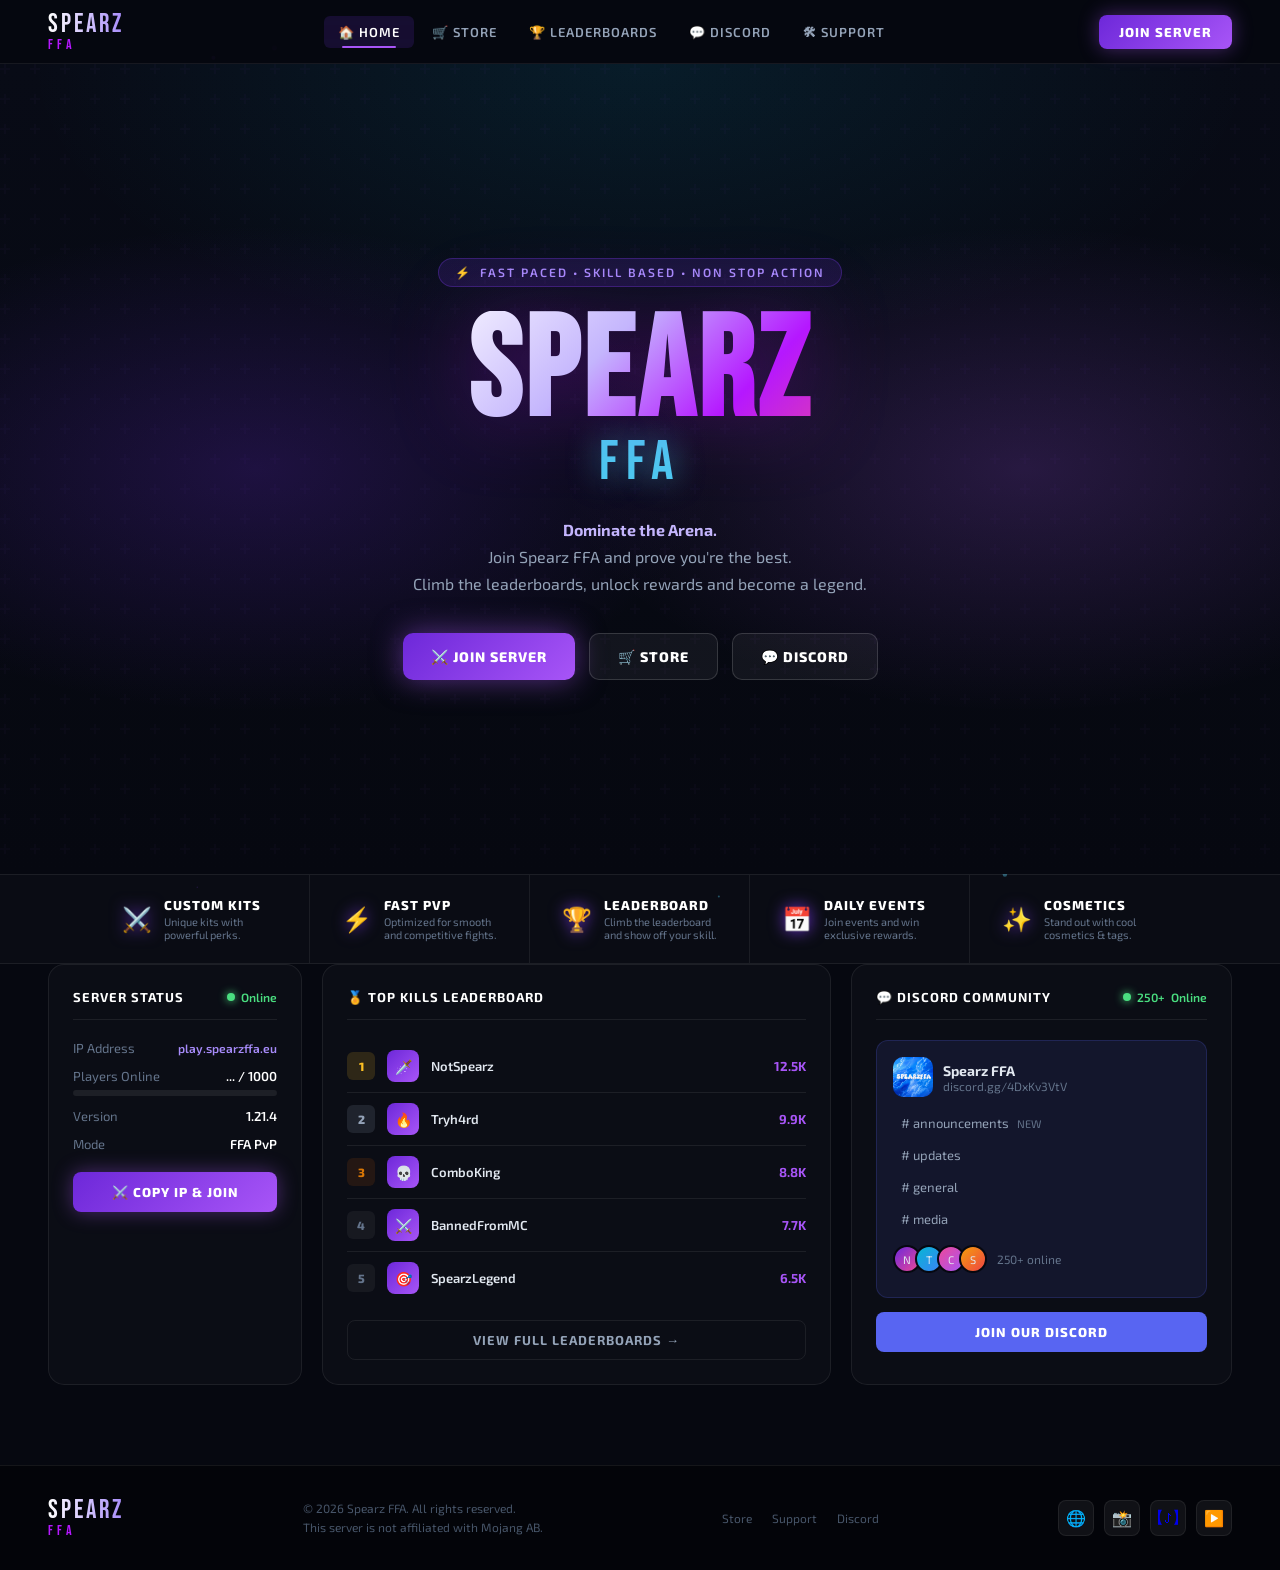
<file: index.html>
<!DOCTYPE html>
<html lang="nl">
<head>
<meta charset="UTF-8">
<meta name="viewport" content="width=device-width, initial-scale=1.0">
<title>Spearz FFA – Dominate the Arena</title>
<link href="https://fonts.googleapis.com/css2?family=Rajdhani:wght@400;600;700&family=Bebas+Neue&family=Exo+2:wght@400;600;800;900&display=swap" rel="stylesheet">
<style>
:root {
  --bg: #060810;
  --bg2: #080b16;
  --purple: #7c3aed;
  --purple2: #a855f7;
  --cyan: #06b6d4;
  --pink: #ec4899;
  --neon-purple: #b517ff;
  --neon-blue: #4cc9f0;
  --card-bg: rgba(255,255,255,0.03);
  --border: rgba(255,255,255,0.07);
  --text: #e2e8f0;
  --muted: #64748b;
}
*{margin:0;padding:0;box-sizing:border-box;}
html{scroll-behavior:smooth;}
body{background:var(--bg);color:var(--text);font-family:'Exo 2',sans-serif;overflow-x:hidden;}
#particles{position:fixed;top:0;left:0;width:100%;height:100%;pointer-events:none;z-index:0;}
nav{display:flex;align-items:center;justify-content:space-between;padding:0 48px;height:64px;background:rgba(6,8,16,0.85);backdrop-filter:blur(20px);border-bottom:1px solid var(--border);position:sticky;top:0;z-index:100;}
.logo{display:flex;flex-direction:column;line-height:1;}
.logo-main{font-family:'Bebas Neue',sans-serif;font-size:26px;letter-spacing:3px;background:linear-gradient(90deg,#fff,#a78bfa);-webkit-background-clip:text;-webkit-text-fill-color:transparent;}
.logo-sub{font-family:'Bebas Neue',sans-serif;font-size:14px;letter-spacing:4px;color:var(--neon-purple);}
.nav-links{display:flex;gap:4px;}
.nav-links a{color:#94a3b8;text-decoration:none;font-size:13px;font-weight:600;letter-spacing:1px;text-transform:uppercase;padding:8px 14px;border-radius:6px;transition:all .2s;position:relative;}
.nav-links a:hover,.nav-links a.active{color:#fff;background:rgba(124,58,237,0.15);}
.nav-links a.active::after{content:'';position:absolute;bottom:0;left:50%;transform:translateX(-50%);width:60%;height:2px;background:var(--purple2);border-radius:2px;}
.nav-right{display:flex;align-items:center;gap:10px;}
.btn-nav{padding:9px 20px;border-radius:8px;border:none;cursor:pointer;font-family:'Exo 2',sans-serif;font-weight:800;font-size:13px;letter-spacing:1px;text-transform:uppercase;text-decoration:none;background:linear-gradient(135deg,#6d28d9,#a855f7);color:#fff;box-shadow:0 0 20px rgba(168,85,247,0.4);transition:all .3s;}
.btn-nav:hover{box-shadow:0 0 30px rgba(168,85,247,0.7);transform:translateY(-1px);}
.hero{position:relative;min-height:90vh;display:flex;align-items:center;justify-content:center;text-align:center;padding:80px 20px;overflow:hidden;z-index:1;}
.hero-bg{position:absolute;inset:0;background:radial-gradient(ellipse 60% 50% at 20% 50%,rgba(99,40,200,0.25) 0%,transparent 60%),radial-gradient(ellipse 60% 50% at 80% 50%,rgba(168,85,247,0.2) 0%,transparent 60%),radial-gradient(ellipse 80% 60% at 50% 0%,rgba(6,182,212,0.1) 0%,transparent 60%),linear-gradient(180deg,#080b16 0%,#060810 100%);z-index:-1;}
.hero-bg::before{content:'';position:absolute;inset:0;background:url("data:image/svg+xml,%3Csvg width='60' height='60' viewBox='0 0 60 60' xmlns='http://www.w3.org/2000/svg'%3E%3Cg fill='none' fill-rule='evenodd'%3E%3Cg fill='%237c3aed' fill-opacity='0.03'%3E%3Cpath d='M36 34v-4h-2v4h-4v2h4v4h2v-4h4v-2h-4zm0-30V0h-2v4h-4v2h4v4h2V6h4V4h-4zM6 34v-4H4v4H0v2h4v4h2v-4h4v-2H6zM6 4V0H4v4H0v2h4v4h2V6h4V4H6z'/%3E%3C/g%3E%3C/g%3E%3C/svg%3E");}
.hero-badge{display:inline-flex;align-items:center;gap:8px;background:rgba(124,58,237,0.15);border:1px solid rgba(124,58,237,0.3);padding:6px 16px;border-radius:20px;font-size:12px;font-weight:600;letter-spacing:2px;color:#a78bfa;text-transform:uppercase;margin-bottom:24px;}
.hero-badge::before{content:'⚡';}
.hero h1{font-family:'Bebas Neue',sans-serif;font-size:clamp(70px,12vw,140px);line-height:.9;letter-spacing:4px;background:linear-gradient(135deg,#fff 0%,#c4b5fd 40%,var(--neon-purple) 70%,var(--pink) 100%);-webkit-background-clip:text;-webkit-text-fill-color:transparent;filter:drop-shadow(0 0 40px rgba(181,23,255,0.3));animation:heroGlow 3s ease-in-out infinite alternate;}
@keyframes heroGlow{from{filter:drop-shadow(0 0 30px rgba(181,23,255,0.3));}to{filter:drop-shadow(0 0 60px rgba(76,201,240,0.4));}}
.hero-sub{font-family:'Bebas Neue',sans-serif;font-size:clamp(30px,5vw,56px);letter-spacing:8px;color:var(--neon-blue);margin-top:-8px;text-shadow:0 0 30px rgba(76,201,240,0.6);}
.hero-desc{color:#94a3b8;font-size:16px;max-width:480px;margin:20px auto 0;line-height:1.7;}
.hero-desc strong{color:#c4b5fd;}
.hero-ctas{display:flex;gap:14px;justify-content:center;flex-wrap:wrap;margin-top:36px;}
.btn-primary{display:inline-flex;align-items:center;gap:8px;padding:14px 28px;border-radius:10px;border:none;cursor:pointer;font-family:'Exo 2',sans-serif;font-weight:800;font-size:14px;letter-spacing:1px;text-transform:uppercase;text-decoration:none;color:#fff;background:linear-gradient(135deg,#6d28d9,#a855f7);box-shadow:0 0 30px rgba(168,85,247,0.5);transition:all .3s;}
.btn-primary:hover{box-shadow:0 0 50px rgba(168,85,247,0.8);transform:translateY(-2px);}
.btn-secondary{display:inline-flex;align-items:center;gap:8px;padding:14px 28px;border-radius:10px;cursor:pointer;font-family:'Exo 2',sans-serif;font-weight:800;font-size:14px;letter-spacing:1px;text-transform:uppercase;text-decoration:none;color:#fff;background:rgba(255,255,255,0.05);border:1px solid rgba(255,255,255,0.15);transition:all .3s;}
.btn-secondary:hover{background:rgba(255,255,255,0.1);transform:translateY(-2px);}
.features-bar{display:flex;justify-content:center;flex-wrap:wrap;gap:0;background:rgba(255,255,255,0.02);border-top:1px solid var(--border);border-bottom:1px solid var(--border);position:relative;z-index:1;}
.feature-item{display:flex;align-items:center;gap:12px;padding:22px 32px;border-right:1px solid var(--border);flex:1;min-width:160px;max-width:220px;}
.feature-item:last-child{border-right:none;}
.feature-icon{font-size:24px;filter:drop-shadow(0 0 8px rgba(124,58,237,0.8));}
.feature-title{font-size:13px;font-weight:800;letter-spacing:1px;text-transform:uppercase;color:#fff;}
.feature-desc{font-size:11px;color:#64748b;margin-top:2px;}
.panels{display:grid;grid-template-columns:1fr 2fr 1.5fr;gap:20px;padding:0 48px 80px;position:relative;z-index:1;}
@media(max-width:900px){.panels{grid-template-columns:1fr;}}
.panel{background:rgba(255,255,255,0.025);border:1px solid var(--border);border-radius:16px;padding:24px;}
.panel-header{display:flex;align-items:center;justify-content:space-between;margin-bottom:20px;padding-bottom:14px;border-bottom:1px solid var(--border);}
.panel-title{font-size:13px;font-weight:700;letter-spacing:1px;text-transform:uppercase;color:#fff;}
.status-online{display:flex;align-items:center;gap:6px;font-size:12px;color:#4ade80;font-weight:600;}
.status-dot{width:8px;height:8px;background:#4ade80;border-radius:50%;box-shadow:0 0 8px #4ade80;animation:pulse 2s infinite;}
.status-offline{display:flex;align-items:center;gap:6px;font-size:12px;color:#f87171;font-weight:600;}
.status-dot-off{width:8px;height:8px;background:#f87171;border-radius:50%;animation:pulse 2s infinite;}
@keyframes pulse{0%,100%{opacity:1;}50%{opacity:.4;}}
.server-info{display:flex;flex-direction:column;gap:12px;}
.server-row{display:flex;justify-content:space-between;align-items:center;font-size:13px;}
.server-row .label{color:#64748b;}
.server-row .value{color:#fff;font-weight:600;transition:color .4s;}
.progress-bar{height:6px;background:rgba(255,255,255,0.07);border-radius:3px;margin-top:6px;overflow:hidden;}
.progress-fill{height:100%;background:linear-gradient(90deg,var(--purple),var(--purple2));border-radius:3px;transition:width 1s ease;}
.btn-join{width:100%;margin-top:20px;padding:12px;border-radius:8px;border:none;cursor:pointer;font-family:'Exo 2',sans-serif;font-weight:800;font-size:13px;letter-spacing:1px;text-transform:uppercase;background:linear-gradient(135deg,#6d28d9,#a855f7);color:#fff;box-shadow:0 0 20px rgba(168,85,247,0.4);transition:all .3s;}
.btn-join:hover{box-shadow:0 0 30px rgba(168,85,247,0.7);}
.lb-row{display:flex;align-items:center;gap:12px;padding:10px 0;border-bottom:1px solid var(--border);}
.lb-row:last-child{border-bottom:none;}
.lb-rank{width:28px;height:28px;border-radius:6px;display:flex;align-items:center;justify-content:center;font-size:12px;font-weight:800;background:rgba(255,255,255,0.05);color:#64748b;}
.lb-rank.gold{background:rgba(251,191,36,0.15);color:#fbbf24;}
.lb-rank.silver{background:rgba(148,163,184,0.15);color:#94a3b8;}
.lb-rank.bronze{background:rgba(180,83,9,0.15);color:#d97706;}
.lb-avatar{width:32px;height:32px;border-radius:8px;background:linear-gradient(135deg,#6d28d9,#a855f7);display:flex;align-items:center;justify-content:center;font-size:14px;}
.lb-name{flex:1;font-size:13px;font-weight:600;color:#e2e8f0;}
.lb-kills{font-size:13px;font-weight:700;color:var(--purple2);}
@keyframes killFlash{0%{color:#4ade80;transform:scale(1.2);}100%{color:var(--purple2);transform:scale(1);}}
.kill-flash{animation:killFlash .6s ease forwards;}
.btn-view-all{width:100%;margin-top:16px;padding:11px;border-radius:8px;cursor:pointer;font-family:'Exo 2',sans-serif;font-weight:700;font-size:13px;letter-spacing:1px;text-transform:uppercase;background:transparent;color:#94a3b8;border:1px solid var(--border);transition:all .3s;text-decoration:none;display:block;text-align:center;}
.btn-view-all:hover{border-color:var(--purple2);color:#fff;}
.discord-card{background:rgba(88,101,242,0.1);border:1px solid rgba(88,101,242,0.2);border-radius:12px;padding:16px;margin-bottom:14px;}
.discord-head{display:flex;align-items:center;gap:10px;margin-bottom:12px;}
.discord-head img{width:40px;height:40px;border-radius:10px;object-fit:cover;}
.discord-name{font-weight:700;font-size:14px;}
.discord-link{font-size:12px;color:#64748b;}
.discord-channels{display:flex;flex-direction:column;gap:4px;}
.dc-ch{display:flex;align-items:center;gap:8px;padding:6px 8px;border-radius:6px;font-size:13px;color:#94a3b8;}
.dc-ch:hover{background:rgba(255,255,255,0.05);cursor:pointer;}
.dc-ch span{font-size:11px;color:#64748b;}
.online-users{display:flex;gap:-4px;margin:12px 0 8px;}
.mini-avatar{width:28px;height:28px;border-radius:50%;background:linear-gradient(135deg,#6d28d9,#ec4899);border:2px solid var(--bg);display:flex;align-items:center;justify-content:center;font-size:11px;margin-right:-6px;}
.online-count{font-size:12px;color:#64748b;margin-left:16px;align-self:center;}
.btn-discord{width:100%;padding:12px;border-radius:8px;border:none;cursor:pointer;font-family:'Exo 2',sans-serif;font-weight:800;font-size:13px;letter-spacing:1px;text-transform:uppercase;background:#5865f2;color:#fff;transition:all .3s;text-decoration:none;display:block;text-align:center;}
.btn-discord:hover{background:#4752c4;box-shadow:0 0 20px rgba(88,101,242,0.5);}
footer{background:rgba(0,0,0,0.4);border-top:1px solid var(--border);padding:32px 48px;display:flex;align-items:center;justify-content:space-between;flex-wrap:wrap;gap:16px;position:relative;z-index:1;}
.footer-text{font-size:12px;color:#475569;line-height:1.6;}
.footer-links{display:flex;gap:20px;}
.footer-links a{font-size:12px;color:#475569;text-decoration:none;transition:color .2s;}
.footer-links a:hover{color:#a78bfa;}
.footer-socials{display:flex;gap:10px;}
.social-btn{width:36px;height:36px;border-radius:8px;background:rgba(255,255,255,0.05);border:1px solid var(--border);display:flex;align-items:center;justify-content:center;font-size:16px;cursor:pointer;text-decoration:none;transition:all .2s;}
.social-btn:hover{background:rgba(124,58,237,0.2);border-color:var(--purple2);}
</style>
</head>
<body>
<canvas id="particles"></canvas>
<nav>
  <div class="logo">
    <span class="logo-main">SPEARZ</span>
    <span class="logo-sub">FFA</span>
  </div>
  <div class="nav-links">
    <a href="index.html" class="active">🏠 Home</a>
    <a href="store.html">🛒 Store</a>
    <a href="leaderboard.html">🏆 Leaderboards</a>
    <a href="discord.html">💬 Discord</a>
    <a href="support.html">🛠 Support</a>
  </div>
  <div class="nav-right">
    <a href="discord.html" class="btn-nav">Join Server</a>
  </div>
</nav>
<section class="hero">
  <div class="hero-bg"></div>
  <div>
    <div class="hero-badge">Fast Paced • Skill Based • Non Stop Action</div>
    <h1>SPEARZ</h1>
    <div class="hero-sub">FFA</div>
    <p class="hero-desc"><strong>Dominate the Arena.</strong><br>Join Spearz FFA and prove you're the best.<br>Climb the leaderboards, unlock rewards and become a legend.</p>
    <div class="hero-ctas">
      <a href="#" class="btn-primary">⚔️ Join Server</a>
      <a href="store.html" class="btn-secondary">🛒 Store</a>
      <a href="discord.html" class="btn-secondary">💬 Discord</a>
    </div>
  </div>
</section>
<div class="features-bar">
  <div class="feature-item"><span class="feature-icon">⚔️</span><div><div class="feature-title">Custom Kits</div><div class="feature-desc">Unique kits with powerful perks.</div></div></div>
  <div class="feature-item"><span class="feature-icon">⚡</span><div><div class="feature-title">Fast PvP</div><div class="feature-desc">Optimized for smooth and competitive fights.</div></div></div>
  <div class="feature-item"><span class="feature-icon">🏆</span><div><div class="feature-title">Leaderboard</div><div class="feature-desc">Climb the leaderboard and show off your skill.</div></div></div>
  <div class="feature-item"><span class="feature-icon">📅</span><div><div class="feature-title">Daily Events</div><div class="feature-desc">Join events and win exclusive rewards.</div></div></div>
  <div class="feature-item" style="border-right:none;"><span class="feature-icon">✨</span><div><div class="feature-title">Cosmetics</div><div class="feature-desc">Stand out with cool cosmetics & tags.</div></div></div>
</div>
<div class="panels">
  <!-- SERVER STATUS -->
  <div class="panel">
    <div class="panel-header">
      <span class="panel-title">Server Status</span>
      <span id="mc-status-badge" class="status-online"><span class="status-dot"></span> Online</span>
    </div>
    <div class="server-info">
      <div class="server-row">
        <span class="label">IP Address</span>
        <span class="value" style="font-size:12px;color:#a78bfa;">play.spearzffa.eu</span>
      </div>
      <div>
        <div class="server-row">
          <span class="label">Players Online</span>
          <span class="value" id="mc-player-count">... / 1000</span>
        </div>
        <div class="progress-bar"><div class="progress-fill" id="mc-progress" style="width:0%"></div></div>
      </div>
      <div class="server-row">
        <span class="label">Version</span>
        <span class="value" id="mc-version">1.21.4</span>
      </div>
      <div class="server-row"><span class="label">Mode</span><span class="value">FFA PvP</span></div>
    </div>
    <button class="btn-join" onclick="navigator.clipboard.writeText('play.spearzffa.eu');this.textContent='Copied!';setTimeout(()=>this.textContent='Copy IP & Join',1500)">⚔️ Copy IP & Join</button>
  </div>

  <!-- LEADERBOARD -->
  <div class="panel">
    <div class="panel-header"><span class="panel-title">🏅 Top Kills Leaderboard</span></div>
    <div id="lb-list">
      <div class="lb-row"><div class="lb-rank gold">1</div><div class="lb-avatar">🗡️</div><div class="lb-name"></div><div class="lb-kills"></div></div>
      <div class="lb-row"><div class="lb-rank silver">2</div><div class="lb-avatar">🔥</div><div class="lb-name"></div><div class="lb-kills"></div></div>
      <div class="lb-row"><div class="lb-rank bronze">3</div><div class="lb-avatar">💀</div><div class="lb-name"></div><div class="lb-kills"></div></div>
      <div class="lb-row"><div class="lb-rank">4</div><div class="lb-avatar">⚔️</div><div class="lb-name"></div><div class="lb-kills"></div></div>
      <div class="lb-row"><div class="lb-rank">5</div><div class="lb-avatar">🎯</div><div class="lb-name"></div><div class="lb-kills"></div></div>
    </div>
    <a href="leaderboard.html" class="btn-view-all">View Full Leaderboards →</a>
  </div>

  <!-- DISCORD -->
  <div class="panel">
    <div class="panel-header">
      <span class="panel-title">💬 Discord Community</span>
      <span class="status-online"><span class="status-dot"></span> <span id="dc-badge">250+</span> Online</span>
    </div>
    <div class="discord-card">
      <div class="discord-head">
        <img src="spearzffa.png" alt="Spearz FFA">
        <div>
          <div class="discord-name">Spearz FFA</div>
          <div class="discord-link">discord.gg/4DxKv3VtV</div>
        </div>
      </div>
      <div class="discord-channels">
        <div class="dc-ch"># announcements <span>NEW</span></div>
        <div class="dc-ch"># updates</div>
        <div class="dc-ch"># general</div>
        <div class="dc-ch"># media</div>
      </div>
      <div class="online-users">
        <div class="mini-avatar">N</div>
        <div class="mini-avatar" style="background:linear-gradient(135deg,#06b6d4,#3b82f6)">T</div>
        <div class="mini-avatar" style="background:linear-gradient(135deg,#ec4899,#a855f7)">C</div>
        <div class="mini-avatar" style="background:linear-gradient(135deg,#f59e0b,#ef4444)">S</div>
        <span class="online-count" id="dc-count"> 250+ online</span>
      </div>
    </div>
    <a href="https://discord.gg/4DxKv3VtV" target="_blank" class="btn-discord">Join Our Discord</a>
  </div>
</div>

<footer>
  <div class="logo"><span class="logo-main">SPEARZ</span><span class="logo-sub">FFA</span></div>
  <div class="footer-text">© 2026 Spearz FFA. All rights reserved.<br>This server is not affiliated with Mojang AB.</div>
  <div class="footer-links"><a href="store.html">Store</a><a href="support.html">Support</a><a href="discord.html">Discord</a></div>
  <div class="footer-socials">
    <a class="social-btn" href="discord.html">🌐</a>
    <a class="social-btn" href="instagamspearz">📸</a>
    <a class="social-btn" href="tiktokspearz">【ꚠ】</a>
    <a class="social-btn" href="youtubespearz">▶️</a>
  </div>
</footer>

<script>
/* PARTICLES */
const canvas = document.getElementById('particles');
const ctx = canvas.getContext('2d');
canvas.width = window.innerWidth; canvas.height = window.innerHeight;
window.addEventListener('resize',()=>{canvas.width=window.innerWidth;canvas.height=window.innerHeight;});
const particles = Array.from({length:60},()=>({
  x:Math.random()*canvas.width, y:Math.random()*canvas.height,
  r:Math.random()*2+0.5, vx:(Math.random()-.5)*.3, vy:(Math.random()-.5)*.3,
  color:Math.random()>.5?'rgba(124,58,237,':'rgba(76,201,240,', opacity:Math.random()*.5+.1
}));
function animateParticles(){
  ctx.clearRect(0,0,canvas.width,canvas.height);
  particles.forEach(p=>{
    p.x+=p.vx; p.y+=p.vy;
    if(p.x<0)p.x=canvas.width; if(p.x>canvas.width)p.x=0;
    if(p.y<0)p.y=canvas.height; if(p.y>canvas.height)p.y=0;
    ctx.beginPath(); ctx.arc(p.x,p.y,p.r,0,Math.PI*2);
    ctx.fillStyle=p.color+p.opacity+')'; ctx.fill();
  });
  requestAnimationFrame(animateParticles);
}
animateParticles();

/* MINECRAFT STATUS — updated to play.spearzffa.eu */
const MC_IP  = 'play.spearzffa.eu';
const MC_MAX = 1000;
let prevPlayers = null;

async function fetchMC() {
  const badge   = document.getElementById('mc-status-badge');
  const countEl = document.getElementById('mc-player-count');
  const bar     = document.getElementById('mc-progress');
  const verEl   = document.getElementById('mc-version');

  const APIS = [
    {
      url:   `https://api.mcstatus.io/v2/status/java/${MC_IP}`,
      adapt: d => ({ online: d.online, players: d.players?.online ?? 0, max: d.players?.max ?? MC_MAX, ver: d.version?.name_clean ?? null })
    },
    {
      url:   `https://api.mcsrvstat.us/3/${MC_IP}`,
      adapt: d => ({ online: d.online, players: d.players?.online ?? 0, max: d.players?.max ?? MC_MAX, ver: d.version ?? null })
    }
  ];

  for (const api of APIS) {
    try {
      const r = await fetch(api.url, { cache: 'no-store' });
      if (!r.ok) continue;
      const raw  = await r.json();
      const data = api.adapt(raw);

      if (data.online) {
        badge.className = 'status-online';
        badge.innerHTML = '<span class="status-dot"></span> Online';
        if (prevPlayers !== null && data.players !== prevPlayers) {
          countEl.style.color = data.players > prevPlayers ? '#4ade80' : '#f87171';
          setTimeout(() => { countEl.style.color = '#fff'; }, 900);
        }
        prevPlayers = data.players;
        countEl.textContent = `${data.players} / ${data.max}`;
        bar.style.width = `${Math.min(data.players / data.max * 100, 100)}%`;
        if (data.ver) verEl.textContent = data.ver;
      } else {
        badge.className = 'status-offline';
        badge.innerHTML = '<span class="status-dot-off"></span> Offline';
        countEl.textContent = '0 / ' + MC_MAX;
        bar.style.width = '0%';
      }
      return;
    } catch(_) { /* try next API */ }
  }
}

fetchMC();
setInterval(fetchMC, 30_000);

/* LEADERBOARD */
const KILLS_URL = null;
const EMOJIS  = ['🗡️','🔥','💀','⚔️','🎯','🛡️','💥','🎮','👑','⚡'];
const CLASSES = ['gold','silver','bronze','','','','','','',''];
let prevKills = {};

function renderLB(data) {
  const list = document.getElementById('lb-list');
  list.innerHTML = data.slice(0, 5).map((p, i) => {
    const changed = prevKills[p.name] !== undefined && prevKills[p.name] !== p.kills;
    const flash   = changed ? ' kill-flash' : '';
    const kills   = p.kills >= 1000 ? (p.kills/1000).toFixed(1).replace('.0','')+'K' : p.kills;
    return `<div class="lb-row">
      <div class="lb-rank ${CLASSES[i]}">${i+1}</div>
      <div class="lb-avatar">${EMOJIS[i]}</div>
      <div class="lb-name">${p.name}</div>
      <div class="lb-kills${flash}">${kills}</div>
    </div>`;
  }).join('');
  data.forEach(p => { prevKills[p.name] = p.kills; });
}

const STATIC_LB = [
  {name:'NotSpearz',    kills:12456},
  {name:'Tryh4rd',      kills:9876},
  {name:'ComboKing',    kills:8765},
  {name:'BannedFromMC', kills:7654},
  {name:'SpearzLegend', kills:6543},
  {name:'PhantomStrike',kills:5432},
  {name:'VoidSlayer',   kills:4987},
  {name:'BlitzRunner',  kills:4201},
  {name:'IronFist99',   kills:3654},
  {name:'ShadowEdge',   kills:2987}
];

async function fetchLB() {
  if (!KILLS_URL) { renderLB(STATIC_LB); return; }
  try {
    const r    = await fetch(KILLS_URL, { cache: 'no-store' });
    const data = await r.json();
    if (Array.isArray(data) && data.length) renderLB(data);
    else renderLB(STATIC_LB);
  } catch(_) { renderLB(STATIC_LB); }
}

fetchLB();
setInterval(fetchLB, 60_000);

/* DISCORD */
const GUILD_ID = null;

async function fetchDiscord() {
  const badge = document.getElementById('dc-badge');
  const count = document.getElementById('dc-count');
  if (!GUILD_ID) { badge.textContent = '250+'; count.textContent = ' 250+ online'; return; }
  try {
    const r    = await fetch(`https://discord.com/api/guilds/${GUILD_ID}/widget.json`);
    const data = await r.json();
    if (data.presence_count !== undefined) {
      badge.textContent = data.presence_count;
      count.textContent = ` ${data.presence_count} online`;
    }
  } catch(_) {}
}

fetchDiscord();
setInterval(fetchDiscord, 30_000);
</script>
</body>
</html>
</file>
